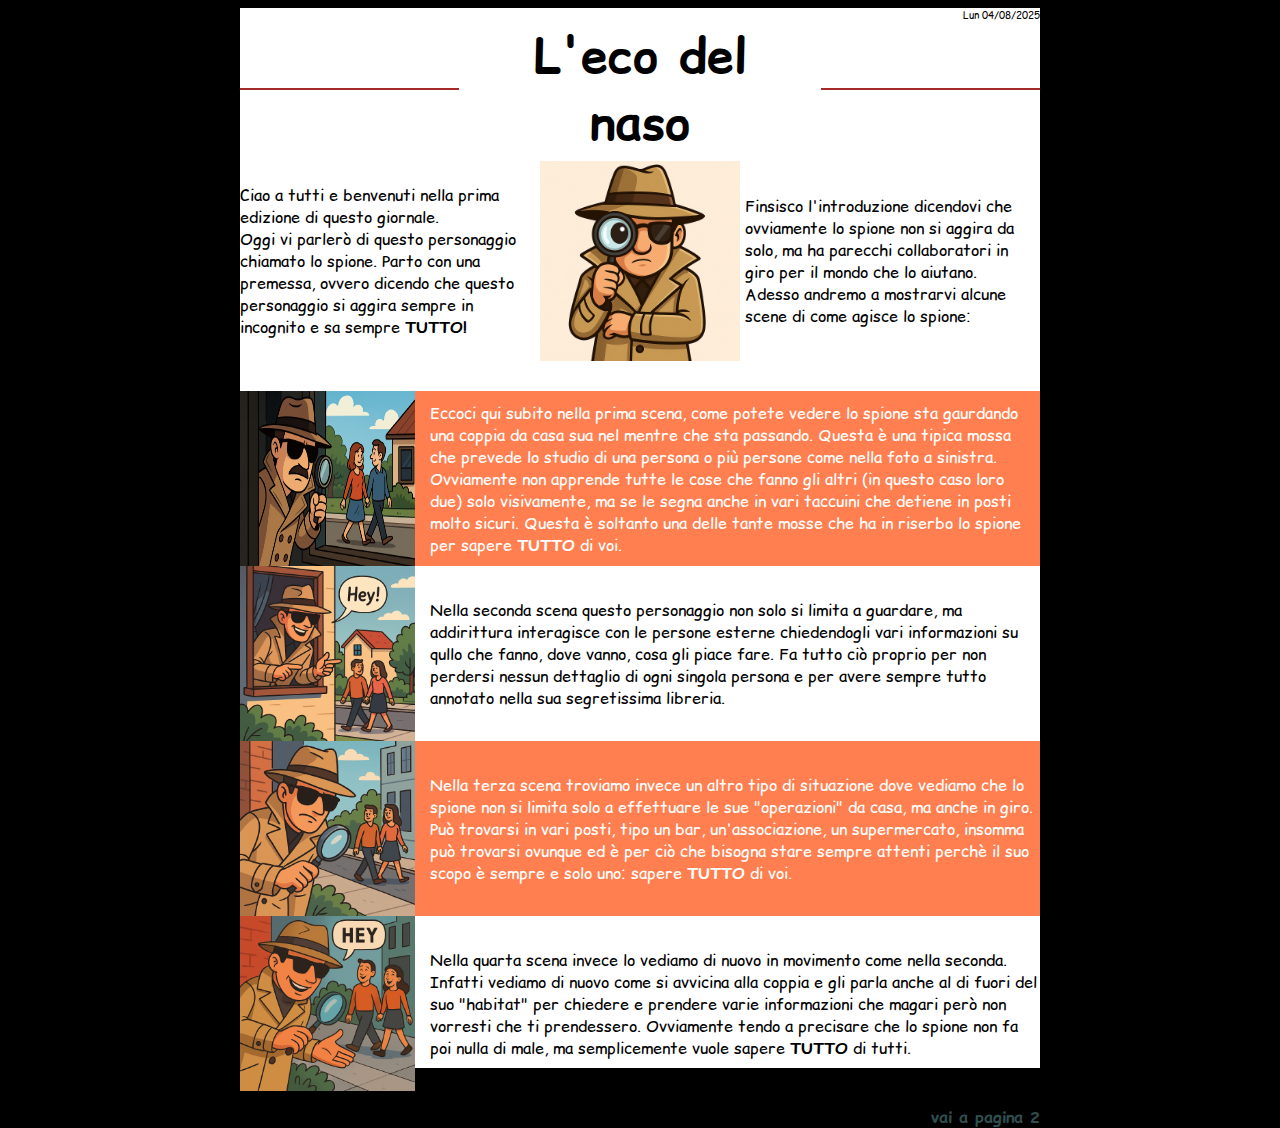
<file: index.html>
<!DOCTYPE html>
<html lang="en">
<head>
    <meta charset="UTF-8">
    <meta name="viewport" content="width=device-width, initial-scale=1.0">

    <!--css-->
    <link rel="stylesheet" href="./home.css">

    <!--java-->
    <script src="./home.js"></script>

    <!--fonts-->
    <link rel="preconnect" href="https://fonts.googleapis.com">
    <link rel="preconnect" href="https://fonts.gstatic.com" crossorigin>
    <link href="https://fonts.googleapis.com/css2?family=Comic+Relief&display=swap" rel="stylesheet">

    <!--favicon-->
    <link rel="icon" href="../favicon/home_favicon.ico" type="image/x-icon">
    <link rel="apple-touch-icon" sizes="180x180" href="/apple-touch-icon.png">
    <link rel="icon" type="image/png" sizes="32x32" href="/favicon-32x32.png">
    <link rel="icon" type="image/png" sizes="16x16" href="/favicon-16x16.png">
    <link rel="manifest" href="/site.webmanifest">

    <!--titolo-->
    <title>L'eco del naso</title>
    
</head>
<body>

<div class="total">

<div class="data">
<p class="data">Lun 04/08/2025</p>
</div>

<div>
<h1 class="main-titolo">L'eco del naso</h1>
</div>

<div class="first-thing">
<p class="before-image">Ciao a tutti e benvenuti nella prima edizione di questo giornale. <br>
Oggi vi parlerò di questo personaggio chiamato lo spione. Parto con una premessa, ovvero dicendo
che questo personaggio si aggira sempre in incognito e sa sempre <b>TUTTO!</b></p>
<img src="./spione.png" class="main-image">
<p class="after-image">Finsisco l'introduzione dicendovi che ovviamente lo spione non si aggira da solo,
ma ha parecchi collaboratori in giro per il mondo che lo aiutano. <br>
Adesso andremo a mostrarvi alcune scene di come agisce lo spione:</p>
</div>

<div class="prima-scena">
<img src="./spione_guarda_da_casa.png" class="prima-img">
<p class="prima-p">Eccoci qui subito nella prima scena, come potete vedere lo spione sta gaurdando una coppia da casa sua
nel mentre che sta passando. Questa è una tipica mossa che prevede lo studio di una persona o più persone 
come nella foto a sinistra. Ovviamente non apprende tutte le cose che fanno gli altri (in questo caso 
loro due) solo visivamente, ma se le segna anche in vari taccuini che detiene in posti molto sicuri.
Questa è soltanto una delle tante mosse che ha in riserbo lo spione per sapere <b>TUTTO</b> di voi.</p>
</div>

<div class="seconda-scena">
<img src="./spione_parla_da_casa.png" class="seconda-img">
<p>Nella seconda scena questo personaggio non solo si limita a guardare, ma addirittura interagisce con le persone esterne chiedendogli
vari informazioni su qullo che fanno, dove vanno, cosa gli piace fare. Fa tutto ciò proprio per non perdersi nessun dettaglio di ogni
singola persona e per avere sempre tutto annotato nella sua segretissima libreria.</p>
</div>

<div class="terza-scena">
<img src="./spione_guarda_in_giro.png" class="terza-img">
<p class="terza-p">Nella terza scena troviamo invece un altro tipo di situazione dove vediamo che lo spione non si limita solo a effettuare le sue 
"operazioni" da casa, ma anche in giro. Può trovarsi in vari posti, tipo un bar, un'associazione, un supermercato, insomma può trovarsi
ovunque ed è per ciò che bisogna stare sempre attenti perchè il suo scopo è sempre e solo uno: sapere <b>TUTTO</b> di voi.</p>
</div>

<div class="quarta-scena">
<img src="./spione_parla_in_giro.png" class="quarta-img">
<p>Nella quarta scena invece lo vediamo di nuovo in movimento come nella seconda. Infatti vediamo di nuovo come si avvicina alla coppia e gli
parla anche al di fuori del suo "habitat" per chiedere e prendere varie informazioni che magari però non vorresti che ti prendessero. 
Ovviamente tendo a precisare che lo spione non fa poi nulla di male, ma semplicemente vuole sapere <b>TUTTO</b> di tutti.</p>
</div>

<div class="footer">
<a href="./page2.html" target="_self" class="link"> <b>vai a pagina 2</b></a>
</div>

</div>

</body>

</html>
</file>
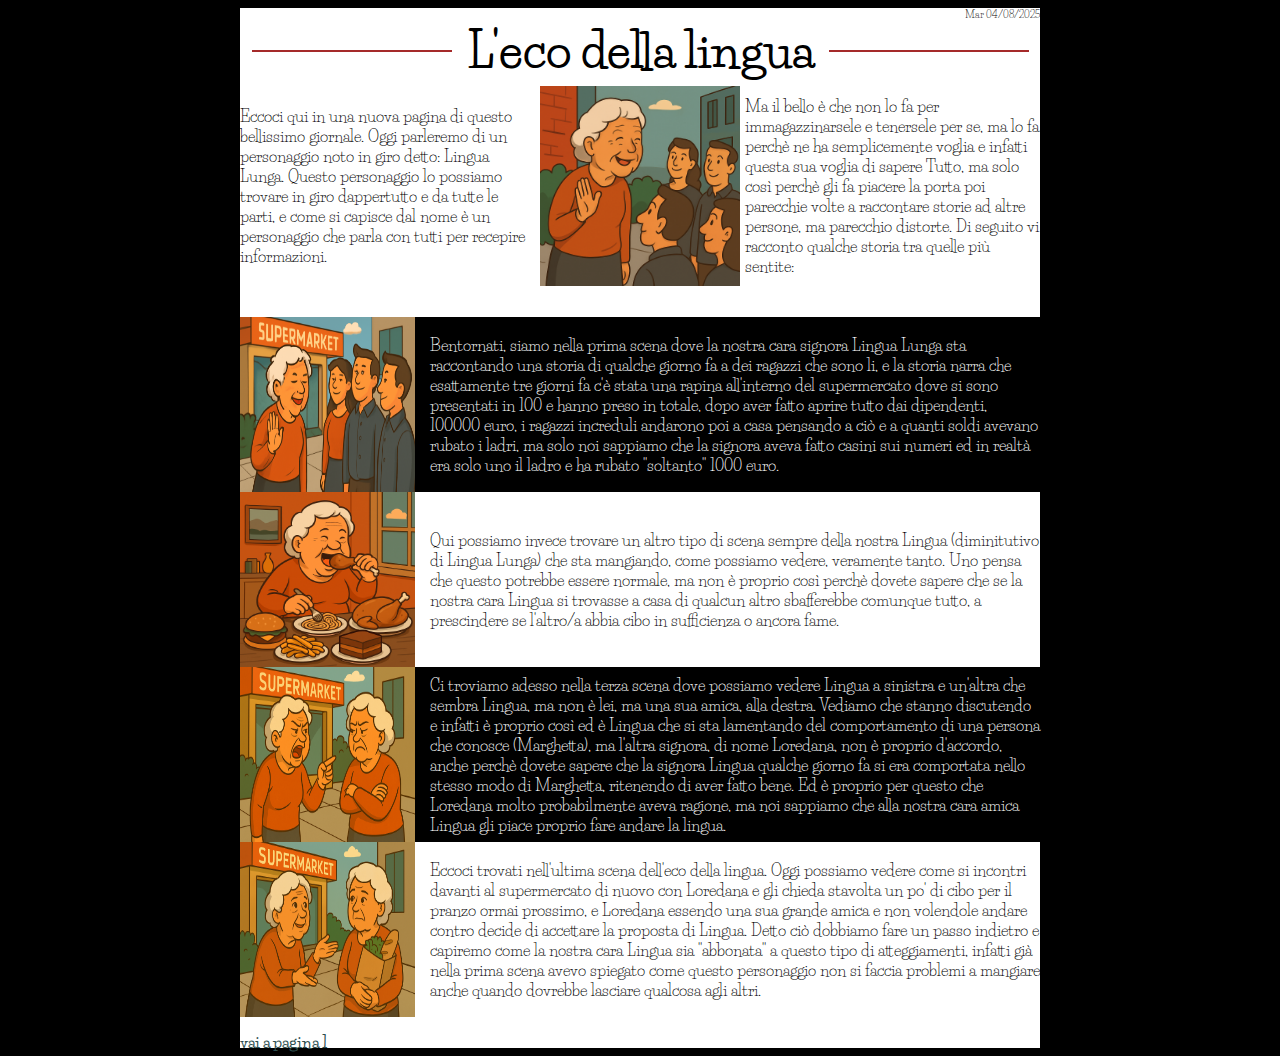
<file: page2.html>
<!DOCTYPE html>
<html lang="en">
<head>
    <meta charset="UTF-8">
    <meta name="viewport" content="width=device-width, initial-scale=1.0">

    <!--css-->
    <link rel="stylesheet" href="./page2.css">

    <!--fonts-->
    <link rel="preconnect" href="https://fonts.googleapis.com">
    <link rel="preconnect" href="https://fonts.gstatic.com" crossorigin>
    <link href="https://fonts.googleapis.com/css2?family=Life+Savers:wght@400;700;800&display=swap" rel="stylesheet">

    <!--favicon-->
    <link rel="icon" href="../favicon/lingua_favicon.ico" type="image/x-icon">
    <link rel="apple-touch-icon" sizes="180x180" href="/apple-touch-icon.png">
    <link rel="icon" type="image/png" sizes="32x32" href="/favicon-32x32.png">
    <link rel="icon" type="image/png" sizes="16x16" href="/favicon-16x16.png">
    <link rel="manifest" href="/site.webmanifest">

    <!--titolo-->
    <title>L'eco della lingua</title>

</head>
<body>

<div class="total">

<div class="data">
<p class="data">Mar 04/08/2025</p>
</div>

<div>
<h1 class="main-titolo">L'eco della lingua</h1>
</div>

<div class="first-thing">
<p class="before-image">Eccoci qui in una nuova pagina di questo bellissimo giornale. Oggi parleremo di un personaggio noto in giro detto: 
Lingua Lunga. Questo personaggio lo possiamo trovare in giro dappertutto e da tutte le parti, e come si capisce dal nome è un personaggio
che parla  con tutti per recepire informazioni.</p>
<img src="./lingua.png" class="main-image">
<p class="after-image">Ma il bello è che non lo fa per immagazzinarsele e tenersele per se, ma lo fa perchè ne ha semplicemente voglia e 
infatti questa sua voglia di sapere Tutto, ma solo così perchè gli fa piacere la porta poi parecchie volte a raccontare storie ad altre
persone, ma parecchio distorte. Di seguito vi racconto qualche storia tra quelle più sentite:</p>
</div>

<div class="prima-scena">
<img src="./lingua_supermercato.png" class="prima-img">
<p class="prima-p">Bentornati, siamo nella prima scena dove la nostra cara signora Lingua Lunga sta raccontando una storia di qualche giorno fa
a dei ragazzi che sono li, e la storia narra che esattamente tre giorni fa c'è stata una rapina all'interno del supermercato dove si sono
presentati in 100 e hanno preso in totale, dopo aver fatto aprire tutto dai dipendenti, 100000 euro, i ragazzi increduli andarono poi a casa
pensando a ciò e a quanti soldi avevano rubato i ladri, ma solo noi sappiamo che la signora aveva fatto casini sui numeri ed in realtà era
solo uno il ladro e ha rubato "soltanto" 1000 euro.</p>
</div>

<div class="seconda-scena">
<img src="./lingua_mangia.png" class="seconda-img">
<p>Qui possiamo invece trovare un altro tipo di scena sempre della nostra Lingua (diminitutivo di Lingua Lunga) che sta mangiando, come possiamo
vedere, veramente tanto. Uno pensa che questo potrebbe essere normale, ma non è proprio così perchè dovete sapere che se la nostra cara Lingua
si trovasse a casa di qualcun altro sbafferebbe comunque tutto, a prescindere se l'altro/a abbia cibo in sufficienza o ancora fame.</p>
</div>

<div class="terza-scena">
<img src="./lingua_arrabbiata.png" class="terza-img">
<p class="terza-p">Ci troviamo adesso nella terza scena dove possiamo vedere Lingua a sinistra e un'altra che sembra Lingua, ma non è lei, 
ma una sua amica, alla destra. Vediamo che stanno discutendo e infatti è proprio così ed è Lingua che si sta lamentando del comportamento di 
una persona che conosce (Marghetta), ma l'altra signora, di nome Loredana, non è proprio d'accordo, anche perchè dovete sapere che la signora 
Lingua qualche giorno fa si era comportata nello stesso modo di Marghetta, ritenendo di aver fatto bene. Ed è proprio per questo che Loredana 
molto probabilmente aveva ragione, ma noi sappiamo che alla nostra cara amica Lingua gli piace proprio fare andare la lingua.</p>
</div>

<div class="quarta-scena">
<img src="./lingua_scrocca_cibo.png" class="quarta-img">
<p>Eccoci trovati nell'ultima scena dell'eco della lingua. Oggi possiamo vedere come si incontri davanti al supermercato di nuovo con Loredana
e gli chieda stavolta un po' di cibo per il pranzo ormai prossimo, e Loredana essendo una sua grande amica e non volendole andare contro
decide di accettare la proposta di Lingua. Detto ciò dobbiamo fare un passo indietro e capiremo come la nostra cara Lingua sia "abbonata"
a questo tipo di atteggiamenti, infatti già nella prima scena avevo spiegato come questo personaggio non si faccia problemi a mangiare anche
quando dovrebbe lasciare qualcosa agli altri.</p>
</div>

<div class="footer">
<a href="./index.html" target="_self" class="link"> <b>vai a pagina 1</b></a>
</div>

</div>

</body>

</html>
</file>
<file: home.css>
body {
    background-color: black;
    display: flex;
    justify-content: center; /* centra orizzontalmente */
    align-items: center;

    font-family: "Comic Relief", system-ui;
    font-weight: 400;
    font-style: normal;
}
.total {
    background-color: white;
    width: 800px;
    height: 1060px;
}
.data {
    margin: 0;
    text-align: right;
    font-size: 0.8em;
}
.main-titolo {
    text-align: center;
    font-size: 3em;
    display: flex;
    gap: 15px;
    justify-content: center; /* centra orizzontalmente */
    align-items: center;
    margin: 0;
}
.main-titolo::before,
.main-titolo::after {
    content: "";
    width: 220px;
    height: 2px;
    background-color: brown;
}
.first-thing {
    display: flex;
    justify-content: center;
    align-items: center;
    margin-bottom: 25px;
}
.before-image {
    width: 100vh;
}
.main-image {
    width: 200px;
    height: 200px;
    margin: 5px;
}
.after-image {
    width: 100vh;
}
.prima-scena {
    display: flex;
    justify-content: left;
    align-items: center;
    background-color: coral;
}
.prima-img {
    width: 175px;
    height: 175px;
    margin-right: 15px;
}
.prima-p {
    margin: 0;
    color: white;
}
.seconda-scena {
    display: flex;
    justify-content: left;
    align-items: center;
}
.seconda-img {
    width: 175px;
    height: 175px;
    margin-right: 15px;
}
.terza-scena {
    display: flex;
    justify-content: left;
    align-items: center;
    background-color: coral;
}
.terza-img {
    width: 175px;
    height: 175px;
    margin-right: 15px;
}
.terza-p {
    color: white;
}
.quarta-scena {
    display: flex;
    justify-content: left;
    align-items: center;
}
.quarta-img {
    width: 175px;
    height: 175px;
    margin-right: 15px;
}
.footer {
    display: flex;
    justify-content: right;
    align-items: center;
    margin-top: 15px;
}
.link {
    color: darkslategray;
    text-decoration: none;
}
</file>
<file: page2.css>
body {
    background-color: black;
    display: flex;
    justify-content: center; /* centra orizzontalmente */
    align-items: center;

    font-family: "Life Savers", serif;
    font-weight: 400;
    font-style: normal;
}
.total {
    background-color: white;
    width: 800px;
    height: 1040px;
}
.data {
    margin: 0;
    text-align: right;
    font-size: 0.8em;
}
.main-titolo {
    text-align: center;
    font-size: 3em;
    display: flex;
    gap: 15px;
    justify-content: center; /* centra orizzontalmente */
    align-items: center;
    margin: 0;
}
.main-titolo::before,
.main-titolo::after {
    content: "";
    width: 200px;
    height: 2px;
    background-color: brown;
}
.first-thing {
    display: flex;
    justify-content: center;
    align-items: center;
    margin-bottom: 25px;
}
.before-image {
    width: 100vh;
}
.main-image {
    width: 200px;
    height: 200px;
    margin: 5px;
}
.after-image {
    width: 100vh;
}
.prima-scena {
    display: flex;
    justify-content: left;
    align-items: center;
    background-color: black;
}
.prima-img {
    width: 175px;
    height: 175px;
    margin-right: 15px;
}
.prima-p {
    margin: 0;
    color: white;
}
.seconda-scena {
    display: flex;
    justify-content: left;
    align-items: center;
}
.seconda-img {
    width: 175px;
    height: 175px;
    margin-right: 15px;
}
.terza-scena {
    display: flex;
    justify-content: left;
    align-items: center;
    background-color: black;
}
.terza-img {
    width: 175px;
    height: 175px;
    margin-right: 15px;
}
.terza-p {
    margin: 0;
    color: white;
}
.quarta-scena {
    display: flex;
    justify-content: left;
    align-items: center;
}
.quarta-img {
    width: 175px;
    height: 175px;
    margin-right: 15px;
}
.footer {
    display: flex;
    justify-content: left;
    align-items: center;
    margin-top: 15px;
}
.link {
    color: darkslategray;
    text-decoration: none;
}
</file>
